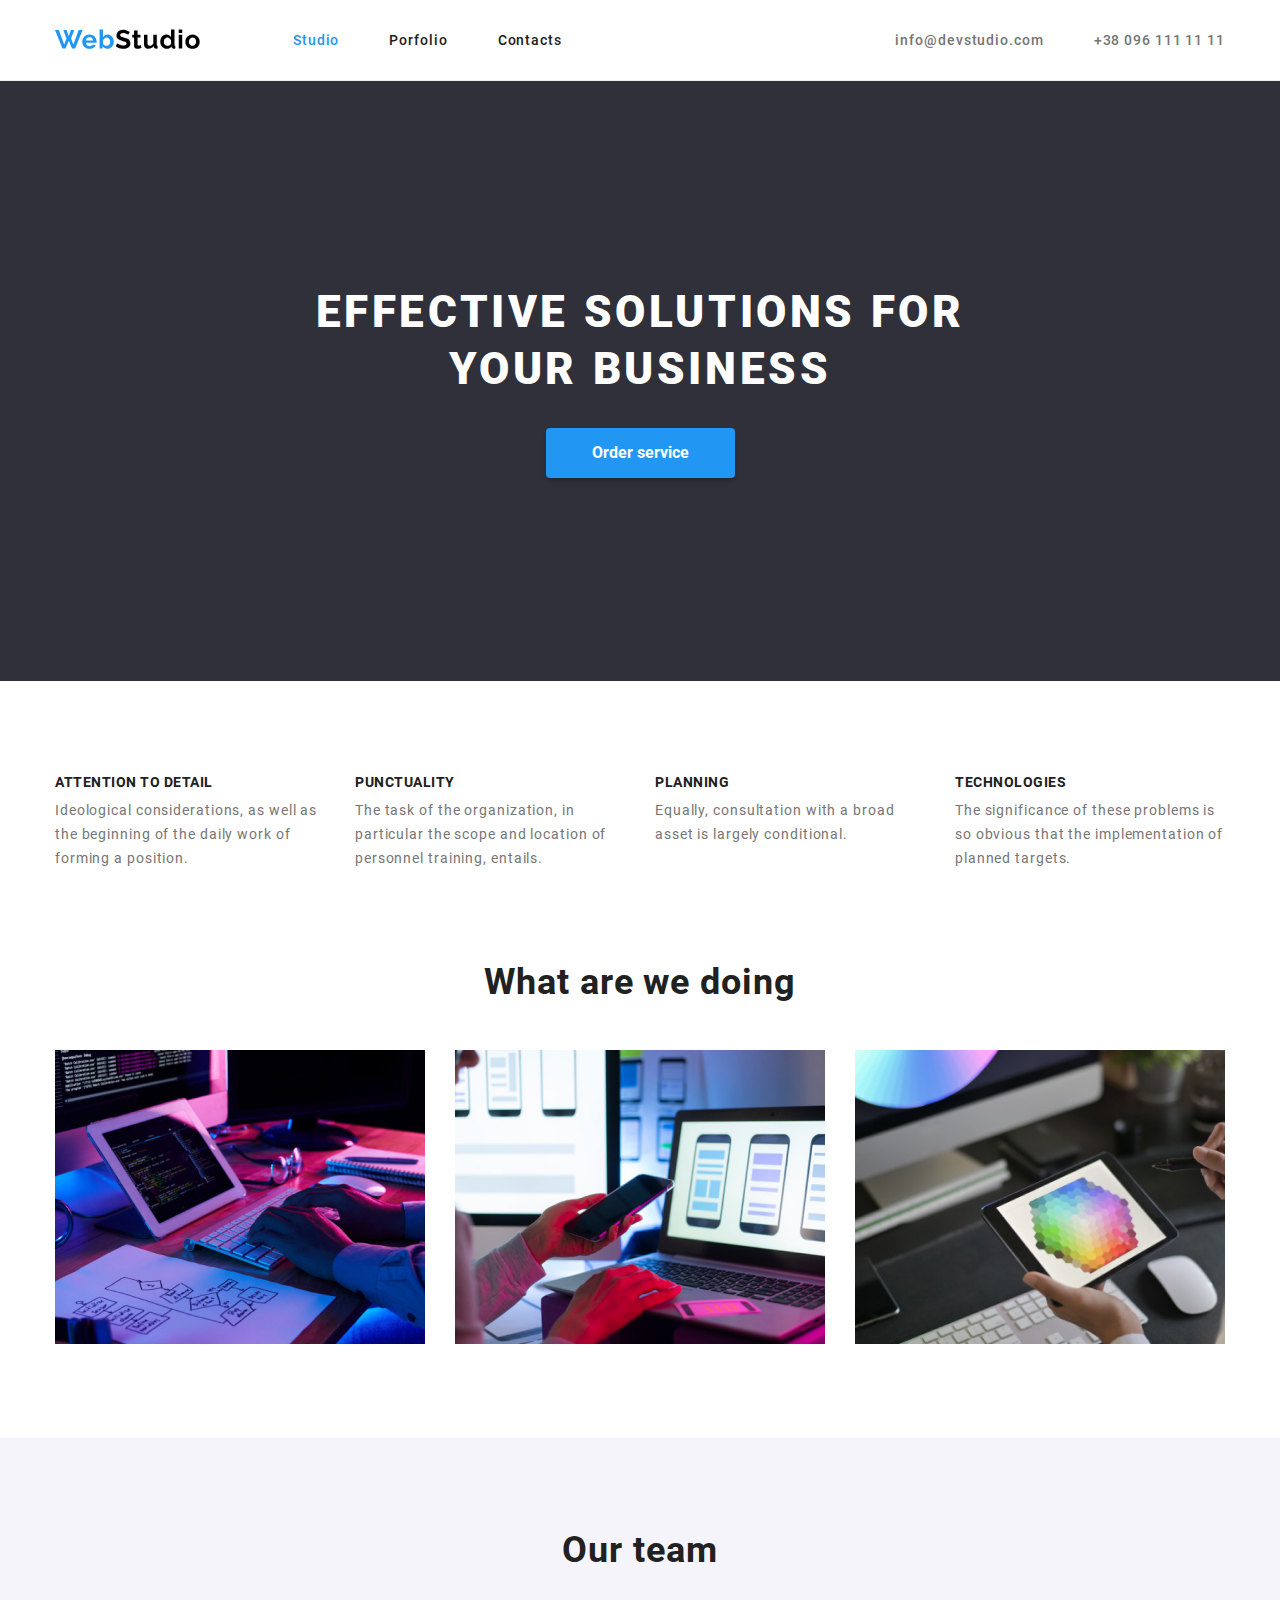
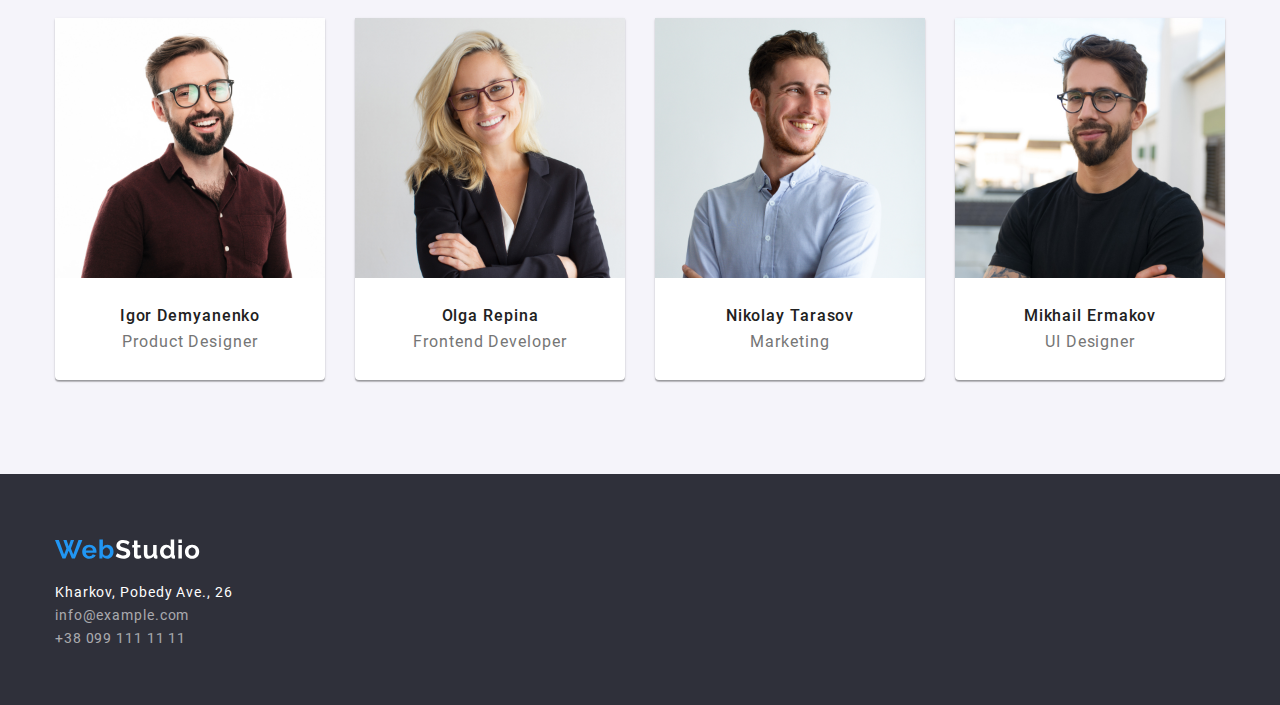
<file: index.html>
<html lang="en">
<head>
    <meta charset="UTF-8">
    <meta http-equiv="X-UA-Compatible" content="IE=edge">
    <meta name="viewport" content="width=device-width, initial-scale=1.0">
    <link rel="stylesheet" href="css/styles.css">
    <title>WebStudio homework</title>
</head>
<body>
    <header class="header">
        <div class="container header-container">
            <a class="header-logo" href="index.html">
                <img src="images/WebStudio.svg" alt="WebStudio" width="145" height="31">
            </a>
            
            <ul class="header-menu">
                <li class="header-menu-item">
                    <a class="active" href="#">Studio</a>
                </li>
                <li class="header-menu-item">
                    <a href="portfolio.html">Porfolio</a>
                </li>
                <li class="header-menu-item">
                    <a href="#">Contacts</a>
                </li>
            </ul>

            <ul class="header-list">
                <li class="header-list-item">
                    <a href="mailto:info@devstudio.com">info@devstudio.com</a>
                </li>
                <li class="header-list-item">
                    <a href="telto:+380961111111">+38 096 111 11 11</a>
                </li>
            </ul>
            <div class="header-burger">
                <span></span>
            </div>

        </div>
        
    </header>


    <main>
            <!-- HERO -->
        <section class="hero">
        <div class="container">
            <div class="hero-box">
                <h1 class="hero-title">
                    Effective solutions for your business
                </h1>
                <button class="hero-btn">Order service</button>
            </div>
        </div>
        </section>

            <!-- DETAILS -->
        <section class="details">     
        <div class="container">
            <div class="details-cards">
                <div class="details-card">
                    <h2 class="details-card-title">Attention to detail</h2>
                    <p class="details-card-desc">Ideological considerations, as well as the beginning of the daily work of forming a position.</p>
                </div>
                <div class="details-card">
                    <h2 class="details-card-title">Punctuality</h2>
                    <p class="details-card-desc">The task of the organization, in particular the scope and location of personnel training, entails.</p>
                </div>
                <div class="details-card">
                    <h2 class="details-card-title">Planning</h2>
                    <p class="details-card-desc">Equally, consultation with a broad asset is largely conditional.</p>
                </div>
                <div class="details-card">
                    <h2 class="details-card-title">technologies</h2>
                    <p class="details-card-desc">The significance of these problems is so obvious that the implementation of planned targets.</p>
                </div>
            </div>
        </div>    
        </section>

            <!-- WORK -->
        <section class="work">
        <div class="container">
            <h2 class="work-title subtitle">What are we doing</h2>
            <div class="work-cards">
                <div class="work-card">
                    <img src="images/work_1.jpg" alt="content image" width="370" height="294">
                </div>
                <div class="work-card">
                    <img src="images/work_2.jpg" alt="content image" width="370" height="294">
                </div>
                <div class="work-card">
                    <img src="images/work_3.jpg" alt="content image" width="370" height="294">
                </div>
            </div>
        </div>
        </section>

            <!-- TEAM -->
        <section class="team">
        <div class="container">
            <h2 class="team-title subtitle">Our team</h2>

            <div class="team-cards">
                <!-- 1 -->
                <div class="team-card">
                    <img class="team-card-image" src="images/team 1.jpg" alt="Igor Demyanenko" width="270" height="260">
                    <h3 class="team-card-title">Igor Demyanenko</h3>
                    <p class="team-card-desc">Product Designer</p>
                </div>
                <!-- 2 -->
                <div class="team-card">
                    <img class="team-card-image" src="images/team 2.jpg" alt="Olga Repina" width="270" height="260">
                    <h3 class="team-card-title">Olga Repina</h3>
                    <p class="team-card-desc">Frontend Developer</p>
                </div>
                <!-- 3 -->
                <div class="team-card">
                    <img class="team-card-image" src="images/team 3.jpg" alt="Nikolay Tarasov" width="270" height="260">
                    <h3 class="team-card-title">Nikolay Tarasov</h3>
                    <p class="team-card-desc">Marketing</p>
                </div>
                <!-- 4 -->
                <div class="team-card">
                    <img class="team-card-image" src="images/team 4.jpg" alt="Mikhail Ermakov" width="270" height="260">
                    <h3 class="team-card-title">Mikhail Ermakov</h3>
                    <p class="team-card-desc">UI Designer</p>
                </div>
            </div>
        </div>
        </section>
    </main>
    <footer class="footer">
        <div class="container">
            <a class="footer-logo" href="#">
                <img src="images/footer WebStudio.svg" alt="footer-logo" width="145" height="31">
            </a>
            <address class="footer-address">
                <p>Kharkov, Pobedy Ave., 26</p>
                <a href="mailto:info@example.com">info@example.com</a>
                <a href="callto:+380991111111">+38 099 111 11 11</a>
            </address>
        </div>
    </footer>
</body>
</html>
</file>
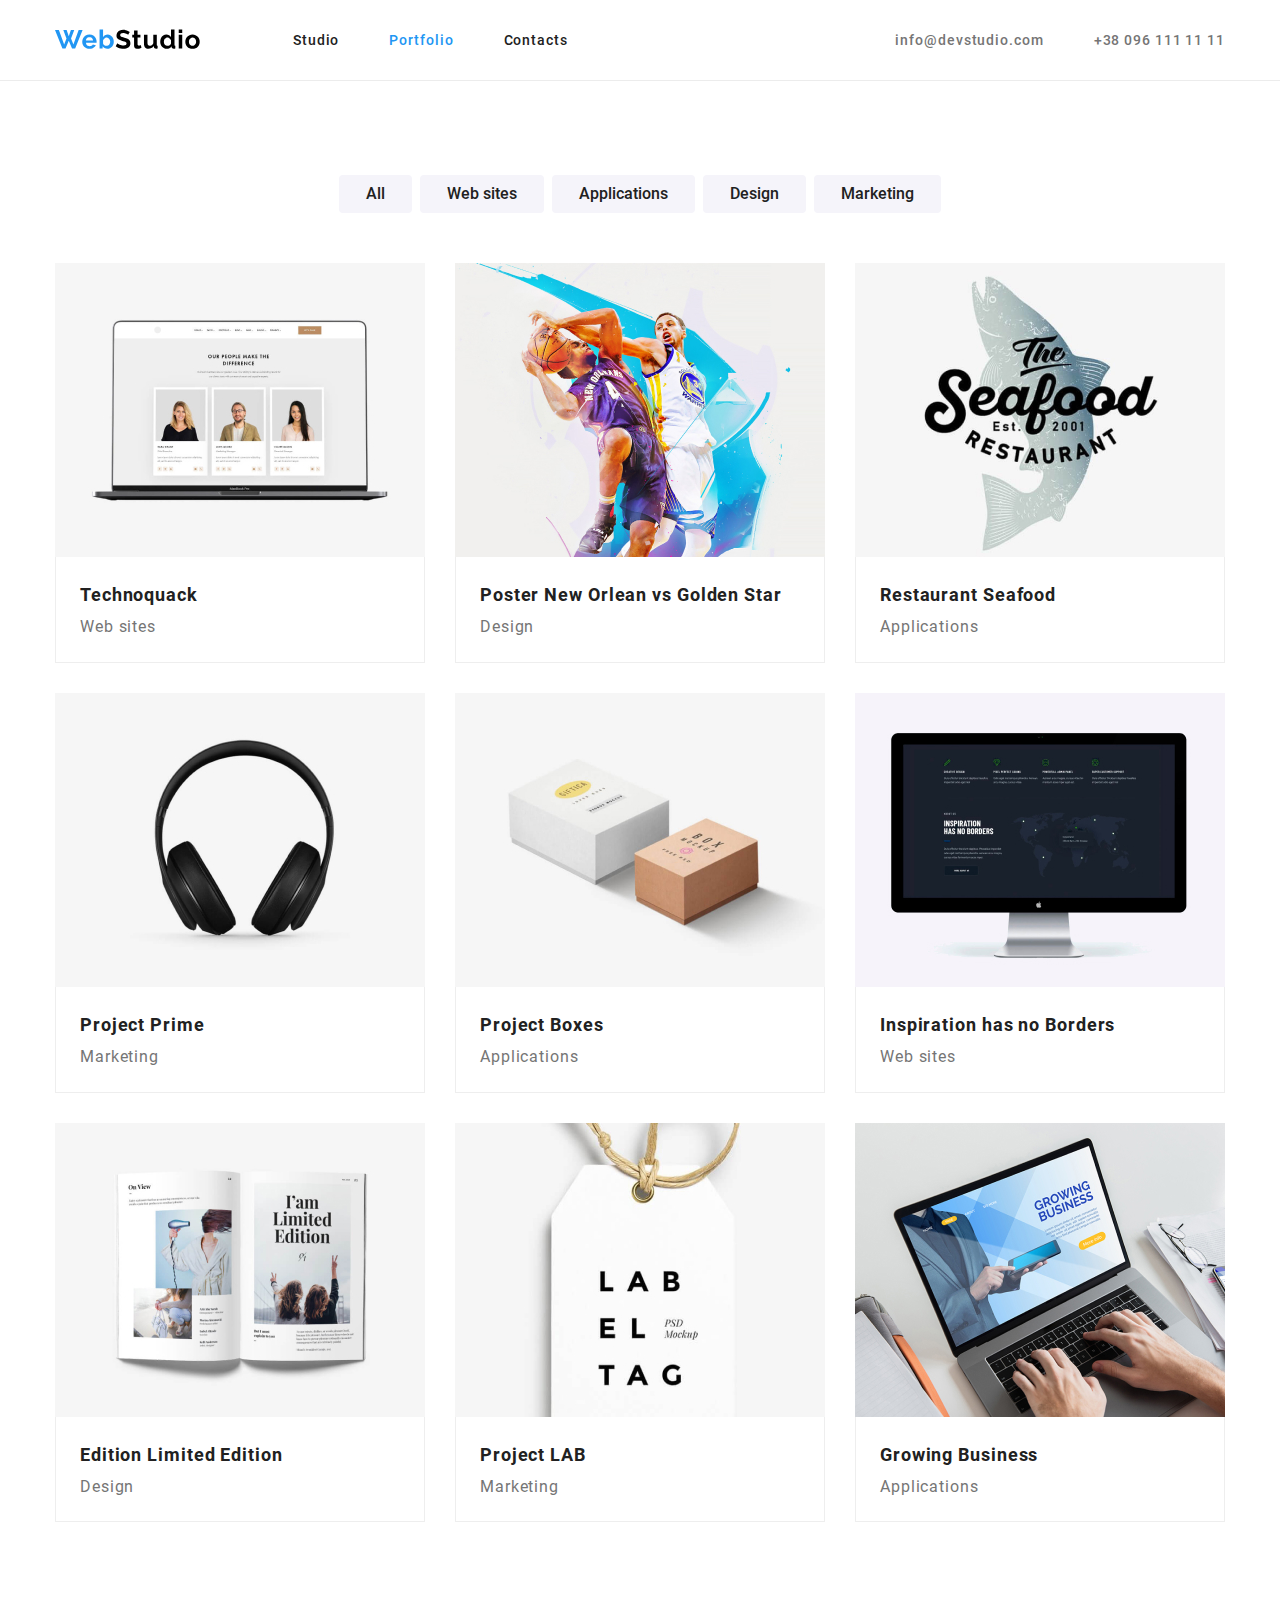
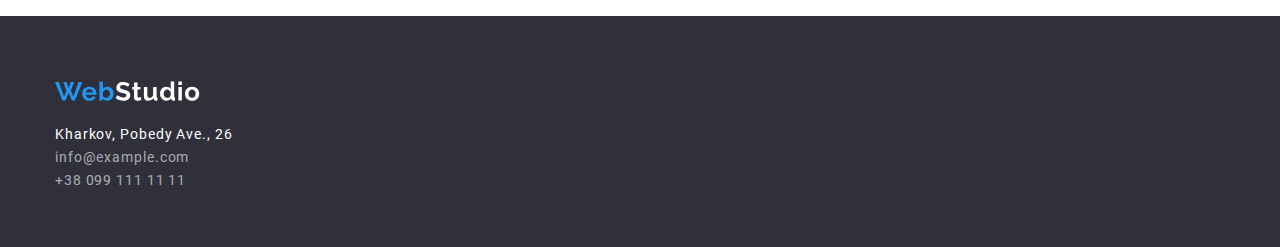
<file: portfolio.html>
<html lang="en">
<head>
    <meta charset="UTF-8">
    <meta http-equiv="X-UA-Compatible" content="IE=edge">
    <meta name="viewport" content="width=device-width, initial-scale=1.0">
    <link rel="stylesheet" href="css/styles.css">
    <title>Document</title>
</head>
<body>
   <header class="header">
        <div class="container header-container">
            <a class="header-logo" href="index.html">
                <img src="images/WebStudio.svg" alt="WebStudio logo" width="145" height="31">
            </a>
            <ul class="header-menu">
                <li class="header-menu-item">
                    <a href="index.html">Studio</a>
                </li>
                <li class="header-menu-item">
                    <a class="active" href="portfolio.html">Portfolio</a>
                </li>
                <li class="header-menu-item">
                    <a href="#">Contacts</a>
                </li>
            </ul>

            <ul class="header-list">
                <li class="header-list-item">
                    <a href="mailto:info@devstudio.com">info@devstudio.com</a>
                </li>
                <li class="header-list-item">
                    <a href="callto:+380961111111">+38 096 111 11 11</a>
                </li>
            </ul>
            <div class="header-burger">
                <span></span>
            </div>
        </div>

   </header>

   <main>
    <div class="container portfolio-container">
            <div class="buttons-section">
                <button class="btn-item">All</button>
                <button class="btn-item">Web sites</button>
                <button class="btn-item">Applications</button>
                <button class="btn-item">Design</button>
                <button class="btn-item">Marketing</button>
            </div>

        <div class="portfolio-cards">

        <div class="card-box">
            <div class="portfolio-card">
            <div class="img-box">
                <img class="portfolio-img" src="images/portfolio 1.jpg" alt="card image"  width="370" height="294">
                <div class="card-pop-up">The resource offers comprehensive offers with different levels of functionality and services. All this will allow the visitor to obtain useful information about the company or individual.</div>
            </div>
                <div class="portfolio-card-title-wrapper">
                    <h3 class="portfolio-card-title">Technoquack</h3>
                    <p class="portfolio-card-desc">Web sites</p>
                </div>
            </div> 
        </div>

        <div class="card-box">
            <div class="portfolio-card">
            <div class="img-box">
                <img class="portfolio-img" src="images/portfolio 2.jpg" alt="card image" width="370" height="294">
                <div class="card-pop-up">The resource offers comprehensive offers with different levels of functionality and services. All this will allow the visitor to obtain useful information about the company or individual.</div>
            </div>
                <div class="portfolio-card-title-wrapper">
                    <h3 class="portfolio-card-title">Poster New Orlean vs Golden Star</h3>
                    <p class="portfolio-card-desc">Design</p>
                </div>
            </div>
        </div>

        <div class="card-box">
            <div class="portfolio-card">
                <div class="img-box">
                <img class="portfolio-img" src="images/portfolio 3.jpg" alt="card image"  width="370" height="294">
                <div class="card-pop-up">The resource offers comprehensive offers with different levels of functionality and services. All this will allow the visitor to obtain useful information about the company or individual.</div>
                </div>
                <div class="portfolio-card-title-wrapper">
                    <h3 class="portfolio-card-title">Restaurant Seafood</h3>
                    <p class="portfolio-card-desc">Applications</p>
                </div>
            </div>
        </div>

        <div class="card-box">
            <div class="portfolio-card">
                <div class="img-box">
                <img class="portfolio-img" src="images/portfolio 4.jpg" alt="card image"  width="370" height="294">
                <div class="card-pop-up">The resource offers comprehensive offers with different levels of functionality and services. All this will allow the visitor to obtain useful information about the company or individual.</div>
                </div>
                <div class="portfolio-card-title-wrapper">
                    <h3 class="portfolio-card-title">Project Prime</h3>
                    <p class="portfolio-card-desc">Marketing</p>
                </div>
            </div>
        </div>

        <div class="card-box">
            <div class="portfolio-card">
                <div class="img-box">
                <img class="portfolio-img" src="images/portfolio 5.jpg" alt="card image"  width="370" height="294">
                <div class="card-pop-up">The resource offers comprehensive offers with different levels of functionality and services. All this will allow the visitor to obtain useful information about the company or individual.</div>
                </div>
                <div class="portfolio-card-title-wrapper">
                    <h3 class="portfolio-card-title">Project Boxes</h3>
                    <p class="portfolio-card-desc">Applications</p>
                </div>
            </div>
        </div>

        <div class="card-box">
            <div class="portfolio-card">
                <div class="img-box">
                <img class="portfolio-img"src="images/portfolio 6.jpg" alt="card image"  width="" height="294">
                <div class="card-pop-up">The resource offers comprehensive offers with different levels of functionality and services. All this will allow the visitor to obtain useful information about the company or individual.</div>
                </div>
                <div class="portfolio-card-title-wrapper">
                    <h3 class="portfolio-card-title">Inspiration has no Borders</h3>
                    <p class="portfolio-card-desc">Web sites</p>
                </div>
            </div>
        </div>

        <div class="card-box">
            <div class="portfolio-card">
                <div class="img-box">
                <img class="portfolio-img" src="images/portfolio 7.jpg" alt="card image"  width="370" height="294">
                <div class="card-pop-up">The resource offers comprehensive offers with different levels of functionality and services. All this will allow the visitor to obtain useful information about the company or individual.</div>
                </div>
                <div class="portfolio-card-title-wrapper">
                    <h3 class="portfolio-card-title">Edition Limited Edition</h3>
                    <p class="portfolio-card-desc">Design</p>
                </div>
            </div>
        </div>
        <div class="card-box">
            <div class="portfolio-card">
                <div class="img-box">
                <img class="portfolio-img" src="images/portfolio 8.jpg" alt="card image"  width="370" height="294">
                <div class="card-pop-up">The resource offers comprehensive offers with different levels of functionality and services. All this will allow the visitor to obtain useful information about the company or individual.</div>
                </div>
                <div class="portfolio-card-title-wrapper">
                    <h3 class="portfolio-card-title">Project LAB</h3>
                    <p class="portfolio-card-desc">Marketing</p>
                </div>
            </div>
        </div>

        <div class="card-box">
            <div class="portfolio-card">
                <div class="img-box">
                <img class="portfolio-img" src="images/portfolio 9.jpg" alt="card image"  width="370" height="294">
                <div class="card-pop-up">The resource offers comprehensive offers with different levels of functionality and services. All this will allow the visitor to obtain useful information about the company or individual.</div>
                </div>
                <div class="portfolio-card-title-wrapper">
                    <h3 class="portfolio-card-title">Growing Business</h3>
                    <p class="portfolio-card-desc">Applications</p>
                </div>
            </div>
        </div>
        </div>
    </div>
   </main>

    <footer class="footer">
        <div class="container">
            <a class="footer-logo" href="#">
                <img src="images/footer WebStudio.svg" alt="footer-logo" width="145" height="31">
            </a>
            <address class="footer-address">
                <p>Kharkov, Pobedy Ave., 26</p>
                <a href="mailto:info@example.com">info@example.com</a>
                <a href="callto:+380991111111">+38 099 111 11 11</a>
            </address>
        </div>
    </footer>
</body>
</html>
</file>
<file: css/styles.css>
@font-face {
    font-family: 'Roboto';
    src: url('../fonts/Roboto/Roboto-Regular.woff2') format('woff2');
    font-weight: 400;
    font-style: normal;
    font-display: swap;
}

@font-face {
    font-family: 'Roboto';
    src: url('../fonts/Roboto/Roboto-Black.woff2') format('woff2');
    font-weight: 900;
    font-style: normal;
    font-display: swap;
}

@font-face {
    font-family: 'Roboto';
    src: url('../fonts/Roboto/Roboto-Bold.woff2') format('woff2');
    font-weight: 700;
    font-style: normal;
    font-display: swap;
}

@font-face {
    font-family: 'Roboto';
    src: url('../fonts/Roboto/Roboto-Medium.woff2') format('woff2');
    font-weight: 500;
    font-style: normal;
    font-display: swap;
}
*, *::after, *::before{
    box-sizing: border-box;
}
html, body, div, span, applet, object, iframe,
h1, h2, h3, h4, h5, h6, p, blockquote, pre,
a, abbr, acronym, address, big, cite, code,
del, dfn, em, img, ins, kbd, q, s, samp,
small, strike, strong, sub, sup, tt, var,
b, u, i, center,
dl, dt, dd, ol, ul, li,
fieldset, form, label, legend,
table, caption, tbody, tfoot, thead, tr, th, td,
article, aside, canvas, details, embed, 
figure, figcaption, footer, header, hgroup, 
menu, nav, output, ruby, section, summary,
time, mark, audio, video, button {
	margin: 0;
	padding: 0;
	border: 0;
	font-size: 100%;
	font: inherit;
	vertical-align: top;
}
article, aside, details, figcaption, figure, 
footer, header, hgroup, menu, nav, section {
	display: block;
}
body {
	line-height: 1;
}
ol, ul {
	list-style: none;
}
blockquote, q {
	quotes: none;
}
blockquote:before, blockquote:after,
q:before, q:after {
	content: '';
	content: none;
}
table {
	border-collapse: collapse;
	border-spacing: 0;
}
.clearfix::after{
    content: ' ';
    clear: both;
    display: block;
}
html, body{
    scroll-behavior: smooth;
}





body{
    font-family: 'Roboto';
    color: #212121;
	letter-spacing: .9px;
}
.container{
    max-width: 1200px;
    margin: 0 auto;
    padding: 0 15px;
}

.subtitle{
    font-weight: 700;
    font-size: 36px;
    text-align: center;
    color: #212121;
}
button{
    cursor: pointer;
}

.header {
    padding: 24px 0 25px;
    border-bottom: 1px solid #ECECEC;
    font-weight: 500;
    font-size: 14px;
}
.header-container {
    display: flex;
    align-items: center;
}
.header-logo {
    margin-right: 93px;
}
.header-menu {
    display: flex;
    gap: 50px;
    margin-right: auto;
}
.header-menu-item a {
    color: #212121;
    text-decoration: none;
}
.header-menu-item a.active{
    color: #2196F3;
}
.header-menu-item a:hover{
    color: #2196F3;
}
.header-list {
    display: flex;
    gap: 50px;
}
.header-list-item a{
    color: #757575;
    text-decoration: none;
}
.header-list-item a:hover{
    color: #2196F3;
}
.header-burger{
    display: none;
}
/* HERO */
.hero {
    background-color: #2F303A;
    min-height: 600px;
    color: #fff;
    display: flex;
    align-items: center;
}
.container {
    width: 100%;
}
.hero-box {
    max-width: 696px;
    margin: 0 auto;
    text-align: center;
}
.hero-title {
    font-weight: 900;
    font-size: 44px;
    line-height: 1.3;
    text-transform: uppercase;
    text-align: center;
    letter-spacing: 3.6px;
    margin-bottom: 30px;
}
.hero-btn {
    padding: 17px 46px;
    font-weight: 700;
    color: #FFFFFF;
    border-radius: 4px;
    box-shadow: 0 4px 4px 0 rgba(0, 0, 0, 0.15);
    background: #2196f3;
}
.hero-btn:hover{
    background: #1e8feb;
}
.hero-btn:active{
    background: rgb(57, 162, 248);
}
/* DETAILS */
.details {
    padding: 94px 0;
    font-size: 14px;
}
.details-cards {
    display: flex;
    gap: 30px;
}
.details-card {
    flex: 1 1 20%;
}
.details-card-title {
    font-weight: 700;
    text-transform: uppercase;
    color: #212121;
    letter-spacing: 0.5px;
    margin-bottom: 10px;
}
.details-card-desc {
    font-weight: 400;
    color: #757575;
    line-height: 1.7;
}
/* WORK */
.work {
    padding: 0 0 94px;
}
.work-title {
    margin-bottom: 50px;
}
.work-cards {
    display: flex;
    gap: 30px;
}
.work-card {
    flex: 1 1 30%;
    height: 294px;
}
.work-card img{
    width: 100%;
    height: 100%;
    object-fit: cover;
}
/* TEAM */
.team {
    background: #f5f4fa;
    padding: 94px 0;
}
.team-title {
    margin: 0 0 50px;
}
.team-cards {
    display: flex;
    gap: 30px;
    text-align: center;
    letter-spacing: 0.9px;
}
.team-card {
    flex: 1 1 20%;
    border-radius: 0 0 4px 4px;
    box-shadow: 0 2px 1px 0 rgba(0, 0, 0, 0.2), 0 1px 1px 0 rgba(0, 0, 0, 0.14), 0 1px 3px 0 rgba(0, 0, 0, 0.12);
    background: #fff;
}
.team-card-image {
    width: 100%;
    height: 260px;
    object-fit: cover;
    margin: 0 0 30px;
}
.team-card-title {
    font-weight: 500;
    margin: 0 0 10px;
}
.team-card-desc {
    font-weight: 400;
    color: #757575;
    padding: 0 0 30px;
}

/* FOOTER */
.footer {
    padding: 60px 0;
    background: #2F303A;
    font-size: 14px;
    letter-spacing: 0.9px;
}
.footer-logo {
    display: inline-block;
    margin: 0 0 20px;
}
.footer>div{
    display: flex;
    flex-direction: column;
}

.footer-address{
    display: flex;
    flex-wrap: wrap;
    flex-direction: column;
    align-items: flex-start;
    gap: 9px;
}
.footer-address p{
    color: #fff;
}
.footer-address a{
    color: rgba(255, 255, 255, 0.6);
    text-decoration: none;
}
.footer-address a:hover {
	color: #2196F3;
}


/* PORTFOLIO PAGE */
.portfolio-container {
    padding: 94px 15px;
}
.buttons-section {
    display: flex;
    justify-content: center;
    gap: 8px;
    width: 100%;
    flex-wrap: wrap;
    padding: 0 0 50px;
}
.btn-item {
    padding: 11px 27px;
    border-radius: 4px;
    font-weight: 500;
    text-align: center;
    color: #212121;
    background: #f5f4fa;
}
.btn-item:hover{
    box-shadow: 0 2px 2px 0 rgba(0, 0, 0, 0.12), 0 1px 2px 0 rgba(0, 0, 0, 0.08), 0 3px 1px 0 rgba(0, 0, 0, 0.1);
    background: #2196f3;
    color: #fff;
}
.btn-item:active{
    background: #39a1f6;
}

.portfolio-cards {
    display: flex;
    gap: 30px;
    flex-wrap: wrap;
}
.card-box{
    flex: 1 1 30%;
}

.portfolio-card-title {
    font-weight: 700;
    font-size: 18px;
    line-height: 2;
}
.portfolio-card-desc {
    font-weight: 400;
    line-height: 1.8;
    color: #757575;
}
.portfolio-card-title-wrapper {
    padding: 20px 24px 20px;
    border-left: 1px solid #eee;
    border-bottom: 1px solid #eee;
    border-right: 1px solid #eee;
}
.img-box{
    position: relative;
    height: 294px;
}
.portfolio-img {
    width: 100%;
    height: 100%;
    object-fit: cover;
}
.card-pop-up{
    display: flex;
    align-items: center;
    background: rgba(33, 150, 243, 0.9);
    font-size: 18px;
    color: #fff;
    line-height: 1.5;
    padding: 63px 24px;
    position: absolute;
    inset: 0;
    opacity: 0;
}
.card-box:hover{
    box-shadow: 1px 4px 6px 0 rgba(0, 0, 0, 0.16), 0 4px 4px 0 rgba(0, 0, 0, 0.06), 0 1px 1px 0 rgba(0, 0, 0, 0.12);
}
.card-box:hover .card-pop-up{
    opacity: 1;
}
@media (max-width: 992px){
    .header-logo{
        margin-right: 30px;
    }
    .header-menu, .header-list{
        gap: 20px;
    }
    .team-cards{
        flex-wrap: wrap;
    }
    .team-card{
        flex-basis: 45%;
    }
    .details-cards{
        gap: 15px;
    }
    .card-box{
        flex-basis: 45%;
    }
    .portfolio-container {
        padding: 75px 15px;
    }
    .footer {
    padding: 55px 0;
    }
}
@media (max-width: 768px){
    .header-burger{
        display: block;
        width: 24px;
        height: 16px;
        position: relative;
        cursor: pointer;
    }
    .header-burger::before,
    .header-burger::after,
    .header-burger span{
        content: '';
        position: absolute;
        background: black;
        height: 2px;
        top: 0;
        left: 0;
        right: 0;
    }
    .header-burger::after{
        top: auto;
        bottom: 0;
    }
    .header-burger span{
        top: 50%;
        transform: translateY(-50%);
    }
    .header-menu, .header-list{
        display: none;
    }
    .header-logo{
        margin-right: auto;
    }
    .hero{
        min-height: 400px;
    }
    .details-cards{
        flex-wrap: wrap;
    }
    .details-card {
        flex-basis: 45%;
    }
    .details-card-title{
        text-align: center;
        margin-bottom: 5px;
    }
    .hero-title{
        font-size: 30px;
    }
    .work-cards{
        flex-wrap: wrap;
    }
    .work-card{
        flex-basis: 45%;
    }
    .team{
        padding: 45px 0; 
    }
    .portfolio-container {
        padding: 70px 15px;
    }
    .footer {
    padding: 50px 0;
    }
}   
@media (max-width: 600px){
    .container{
        max-width: 540px;
    }
    .details{
        padding: 70px 0;
    }
    .work {
        padding: 0 0 70px;
    }
    .work-title {
        margin-bottom: 30px;
    }
    .work-cards {
        gap: 20px;
    }
    .work-card{
        flex-basis: 100%;
        height: 200px;
    }
    .details-card{
        flex-basis: 100%;
        text-align: justify;
    }
    .details-cards {
        gap:25px;
    }
    .team-card {
        flex-basis: 100%;
    }
    .footer {
        padding: 40px 0;
    }
    .card-box{
        flex-basis: 100%;
    }
    .portfolio-container {
        padding: 60px 15px;
    }
    .buttons-section{
        justify-content: flex-start;
        padding: 0 0 40px;
    }
    .footer>div{
        align-items: center;
    }
    .footer-address{
        align-items: center;
        gap: 14px;
    }
}
</file>
